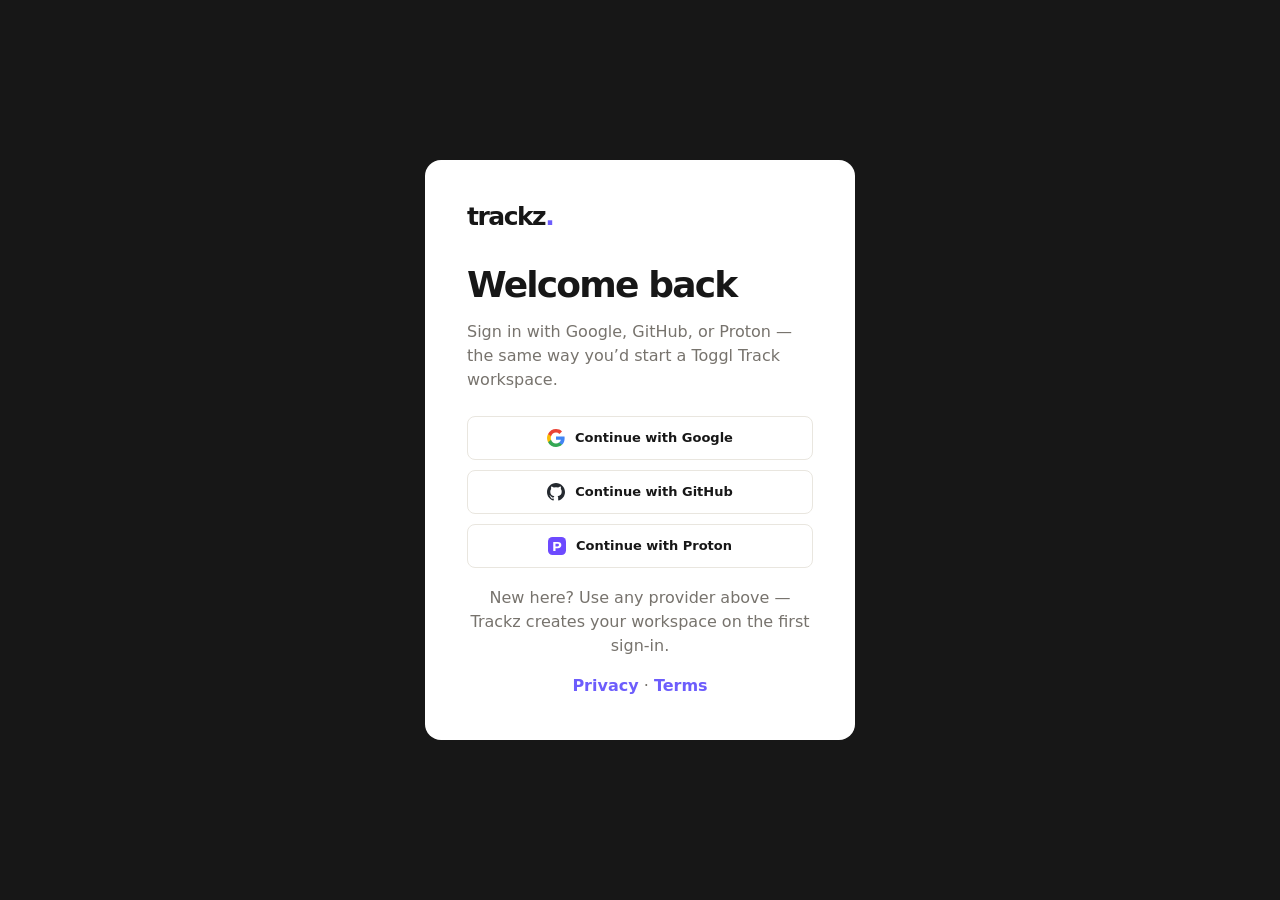
<file: docs/login.html>
<!doctype html>
<html>
<head>
  <meta charset="utf-8">
  <meta name="viewport" content="width=device-width,initial-scale=1">
  <title>Log in — Trackz</title>
  <link rel="stylesheet" href="css/trackz.css?v=10">
  <script>if (/\.github\.io$/i.test(location.hostname)) location.replace('index.html');</script>
</head>
<body class="auth">
  <div class="auth-card">
    <a class="brand" href="index.html">trackz<span>.</span></a>
    <h1>Welcome back</h1>
    <p>Sign in with Google, GitHub, or Proton — the same way you’d start a Toggl Track workspace.</p>
    <div class="oauth">
      <a class="oauth-btn" href="/auth/google">
        <svg viewBox="0 0 24 24" aria-hidden="true"><path fill="#4285F4" d="M23.5 12.3c0-.8-.1-1.6-.2-2.3H12v4.4h6.5c-.3 1.5-1.1 2.7-2.4 3.6v3h3.9c2.3-2.1 3.5-5.2 3.5-8.7z"/><path fill="#34A853" d="M12 24c3.2 0 5.9-1.1 7.9-2.9l-3.9-3c-1.1.7-2.4 1.2-4 1.2-3.1 0-5.7-2.1-6.6-4.9H1.4v3.1C3.4 21.4 7.4 24 12 24z"/><path fill="#FBBC05" d="M5.4 14.4A7.2 7.2 0 0 1 5 12c0-.8.1-1.6.4-2.4V6.5H1.4A12 12 0 0 0 0 12c0 1.9.5 3.8 1.4 5.5l4-3.1z"/><path fill="#EA4335" d="M12 4.8c1.8 0 3.3.6 4.6 1.8l3.4-3.4C17.9 1.1 15.2 0 12 0 7.4 0 3.4 2.6 1.4 6.5l4 3.1C6.3 6.8 8.9 4.8 12 4.8z"/></svg>
        Continue with Google
      </a>
      <a class="oauth-btn" href="/auth/github">
        <svg viewBox="0 0 24 24" aria-hidden="true"><path fill="#24292F" d="M12 0C5.4 0 0 5.4 0 12c0 5.3 3.4 9.8 8.2 11.4.6.1.8-.3.8-.6v-2c-3.3.7-4-1.6-4-1.6-.5-1.4-1.3-1.8-1.3-1.8-1.1-.7.1-.7.1-.7 1.2.1 1.8 1.2 1.8 1.2 1.1 1.8 2.8 1.3 3.5 1 .1-.8.4-1.3.8-1.6-2.7-.3-5.5-1.3-5.5-6 0-1.3.5-2.4 1.2-3.3-.1-.3-.5-1.5.1-3.2 0 0 1-.3 3.3 1.2a11.5 11.5 0 0 1 6 0c2.3-1.5 3.3-1.2 3.3-1.2.6 1.7.2 2.9.1 3.2.8.9 1.2 2 1.2 3.3 0 4.7-2.8 5.7-5.5 6 .4.4.8 1.1.8 2.2v3.3c0 .3.2.7.8.6C20.6 21.8 24 17.3 24 12 24 5.4 18.6 0 12 0z"/></svg>
        Continue with GitHub
      </a>
      <a class="oauth-btn" href="/auth/proton">
        <svg viewBox="0 0 24 24" aria-hidden="true"><rect width="24" height="24" rx="6" fill="#6d4aff"/><path fill="#fff" d="M7 6.5h6.2c2.8 0 4.6 1.7 4.6 4.2S16 15 13.2 15H10v3.5H7V6.5zm3 6h2.8c1.1 0 1.8-.7 1.8-1.8s-.7-1.8-1.8-1.8H10v3.6z"/></svg>
        Continue with Proton
      </a>
    </div>
    <div id="error" class="error" style="margin-top:18px"></div>
    <p class="switch">New here? Use any provider above — Trackz creates your workspace on the first sign-in.</p>
    <p class="switch"><a href="privacy.html">Privacy</a> · <a href="terms.html">Terms</a></p>
  </div>
  <script src="js/app.js?v=10"></script>
  <script src="js/auth.js?v=10"></script>
</body>
</html>
</file>
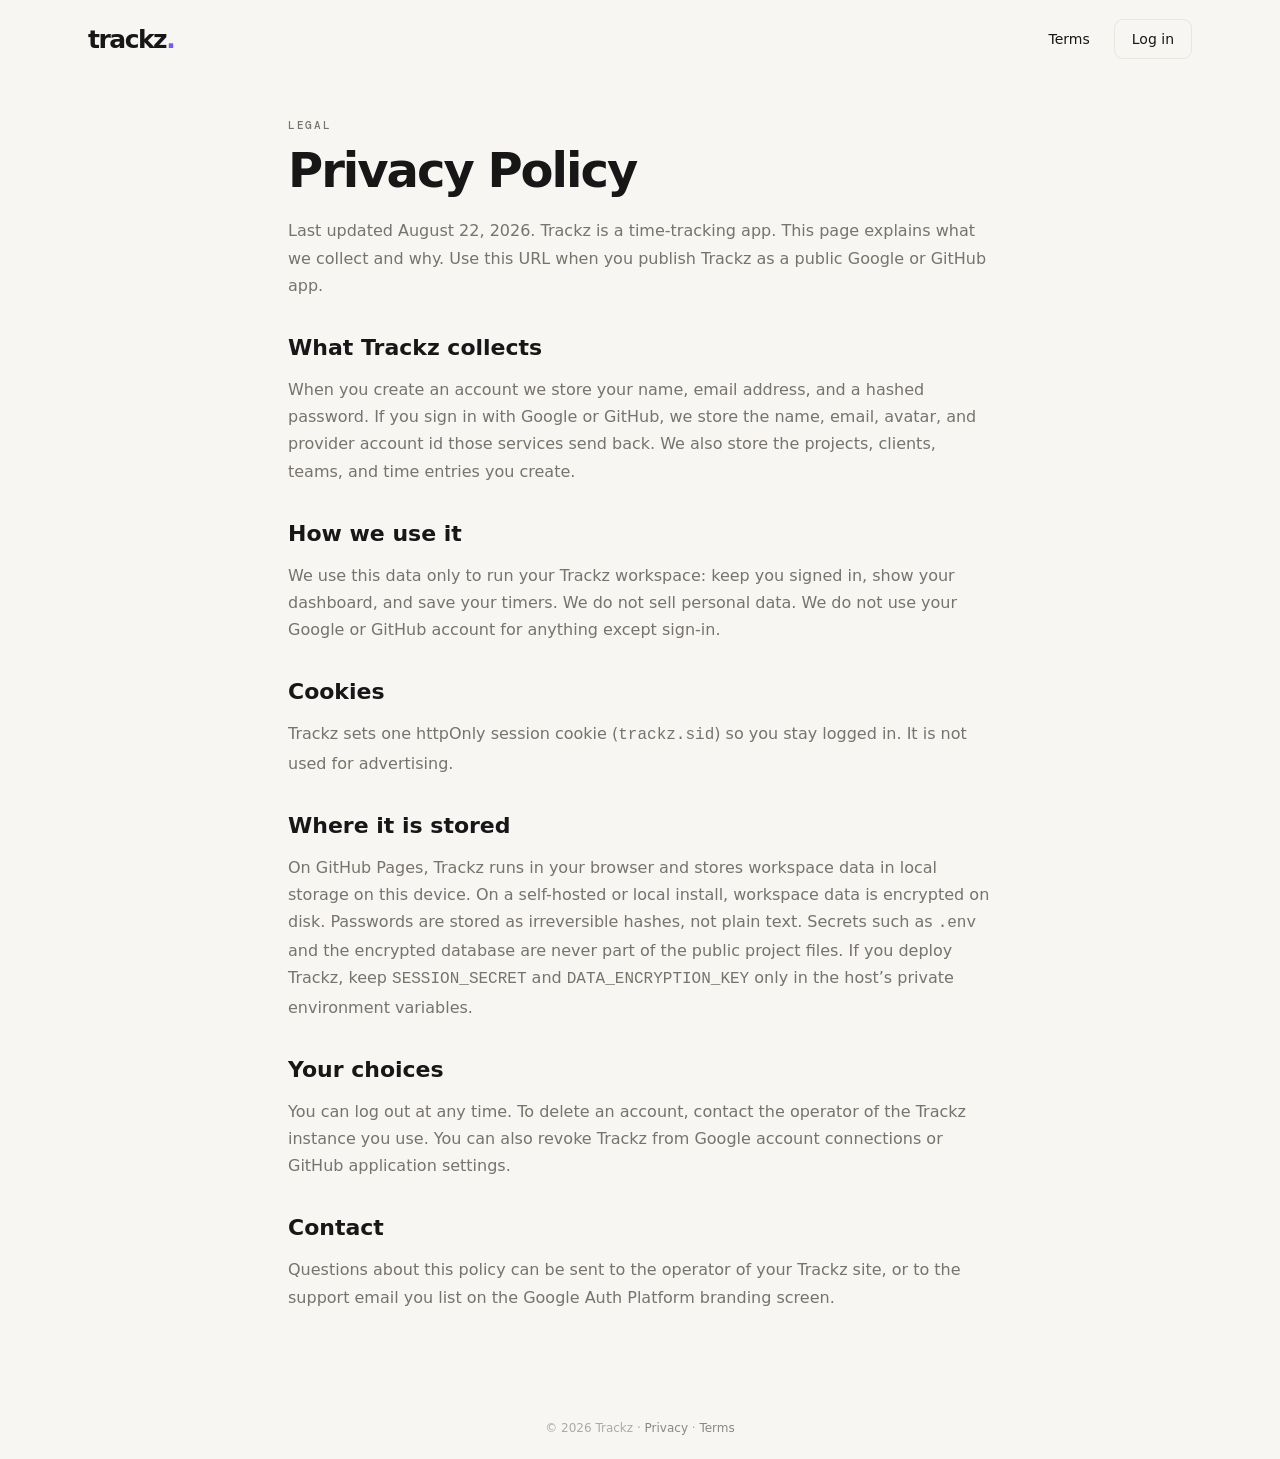
<file: docs/privacy.html>
<!doctype html>
<html>
<head>
  <meta charset="utf-8">
  <meta name="viewport" content="width=device-width,initial-scale=1">
  <title>Privacy Policy — Trackz</title>
  <link rel="stylesheet" href="css/trackz.css">
</head>
<body class="landing">
  <nav><a class="brand" href="index.html">trackz<span>.</span></a><div><a href="terms.html">Terms</a><a href="login.html" class="btn ghost">Log in</a></div></nav>
  <main class="legal">
    <div class="eyebrow">LEGAL</div>
    <h1>Privacy Policy</h1>
    <p>Last updated August 22, 2026. Trackz is a time-tracking app. This page explains what we collect and why. Use this URL when you publish Trackz as a public Google or GitHub app.</p>
    <h2>What Trackz collects</h2>
    <p>When you create an account we store your name, email address, and a hashed password. If you sign in with Google or GitHub, we store the name, email, avatar, and provider account id those services send back. We also store the projects, clients, teams, and time entries you create.</p>
    <h2>How we use it</h2>
    <p>We use this data only to run your Trackz workspace: keep you signed in, show your dashboard, and save your timers. We do not sell personal data. We do not use your Google or GitHub account for anything except sign-in.</p>
    <h2>Cookies</h2>
    <p>Trackz sets one httpOnly session cookie (<code>trackz.sid</code>) so you stay logged in. It is not used for advertising.</p>
    <h2>Where it is stored</h2>
    <p>On GitHub Pages, Trackz runs in your browser and stores workspace data in local storage on this device. On a self-hosted or local install, workspace data is encrypted on disk. Passwords are stored as irreversible hashes, not plain text. Secrets such as <code>.env</code> and the encrypted database are never part of the public project files. If you deploy Trackz, keep <code>SESSION_SECRET</code> and <code>DATA_ENCRYPTION_KEY</code> only in the host’s private environment variables.</p>
    <h2>Your choices</h2>
    <p>You can log out at any time. To delete an account, contact the operator of the Trackz instance you use. You can also revoke Trackz from <a href="https://myaccount.google.com/connections">Google account connections</a> or GitHub application settings.</p>
    <h2>Contact</h2>
    <p>Questions about this policy can be sent to the operator of your Trackz site, or to the support email you list on the Google Auth Platform branding screen.</p>
  </main>
  <footer>© 2026 Trackz · <a href="privacy.html">Privacy</a> · <a href="terms.html">Terms</a></footer>
</body>
</html>
</file>
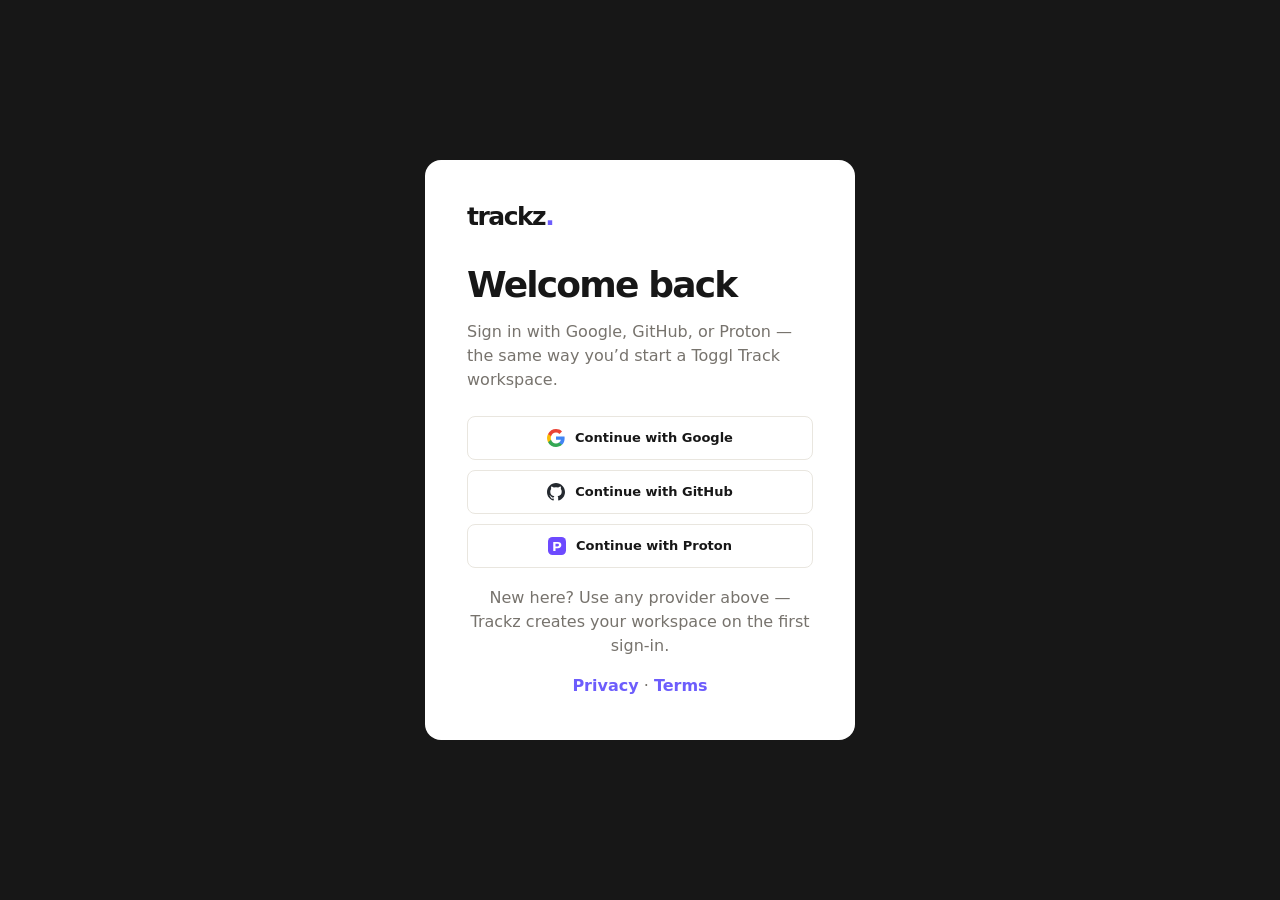
<file: docs/register.html>
<!doctype html>
<html>
<head>
  <meta charset="utf-8">
  <meta http-equiv="refresh" content="0;url=login.html">
  <title>Create account — Trackz</title>
  <link rel="stylesheet" href="css/trackz.css">
</head>
<body class="auth">
  <div class="auth-card">
    <p>Redirecting to sign in… <a href="login.html">Continue</a></p>
  </div>
</body>
</html>
</file>
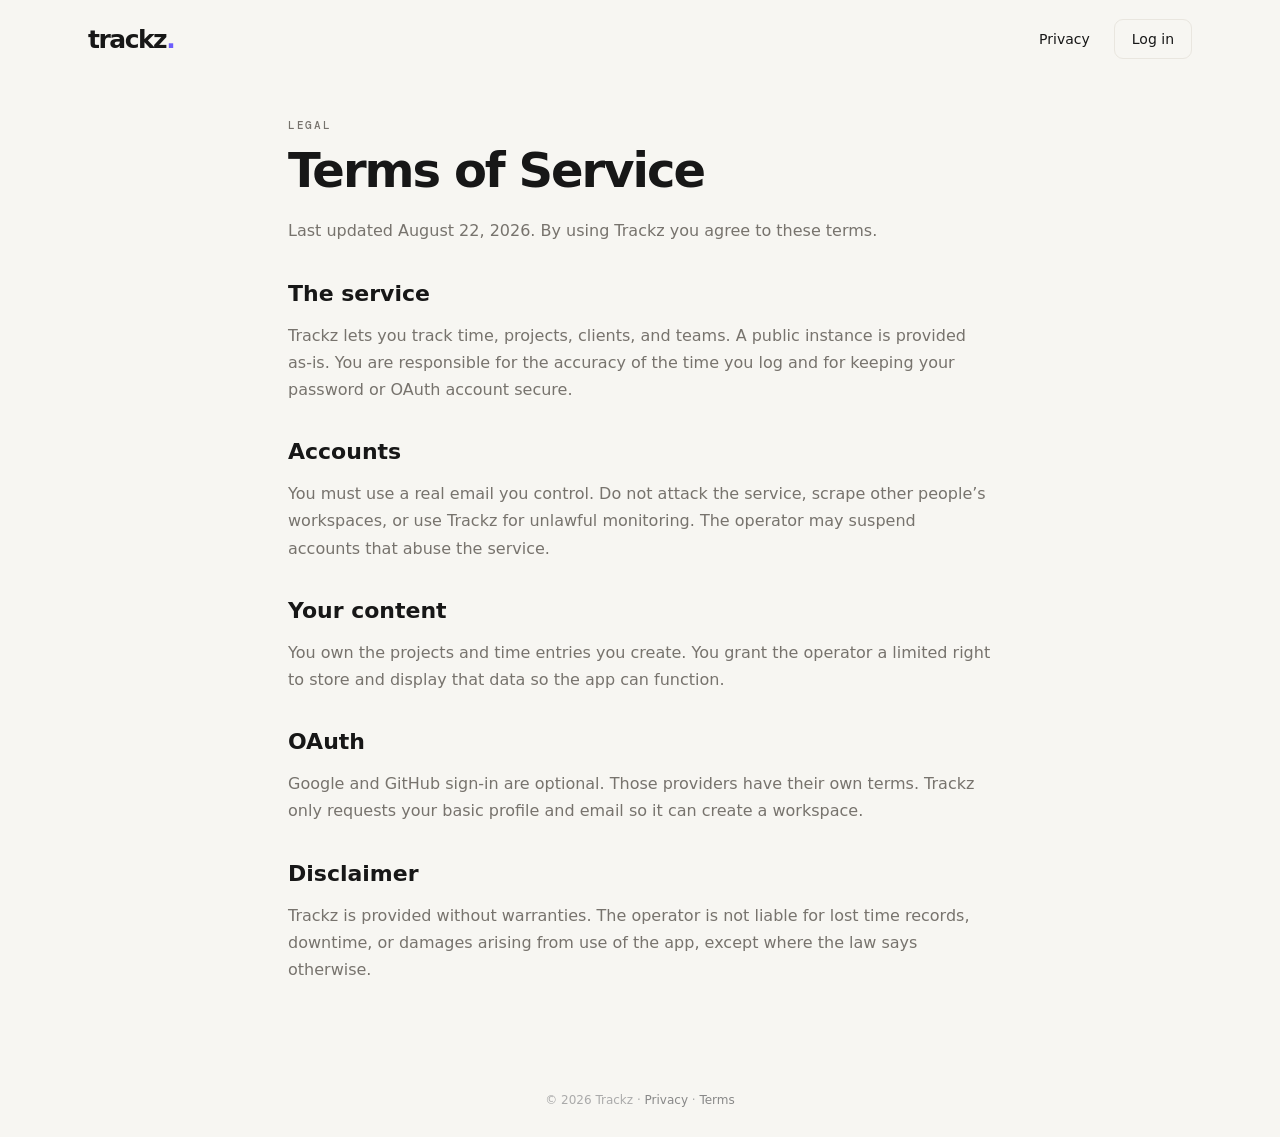
<file: docs/terms.html>
<!doctype html>
<html>
<head>
  <meta charset="utf-8">
  <meta name="viewport" content="width=device-width,initial-scale=1">
  <title>Terms of Service — Trackz</title>
  <link rel="stylesheet" href="css/trackz.css">
</head>
<body class="landing">
  <nav><a class="brand" href="index.html">trackz<span>.</span></a><div><a href="privacy.html">Privacy</a><a href="login.html" class="btn ghost">Log in</a></div></nav>
  <main class="legal">
    <div class="eyebrow">LEGAL</div>
    <h1>Terms of Service</h1>
    <p>Last updated August 22, 2026. By using Trackz you agree to these terms.</p>
    <h2>The service</h2>
    <p>Trackz lets you track time, projects, clients, and teams. A public instance is provided as-is. You are responsible for the accuracy of the time you log and for keeping your password or OAuth account secure.</p>
    <h2>Accounts</h2>
    <p>You must use a real email you control. Do not attack the service, scrape other people’s workspaces, or use Trackz for unlawful monitoring. The operator may suspend accounts that abuse the service.</p>
    <h2>Your content</h2>
    <p>You own the projects and time entries you create. You grant the operator a limited right to store and display that data so the app can function.</p>
    <h2>OAuth</h2>
    <p>Google and GitHub sign-in are optional. Those providers have their own terms. Trackz only requests your basic profile and email so it can create a workspace.</p>
    <h2>Disclaimer</h2>
    <p>Trackz is provided without warranties. The operator is not liable for lost time records, downtime, or damages arising from use of the app, except where the law says otherwise.</p>
  </main>
  <footer>© 2026 Trackz · <a href="privacy.html">Privacy</a> · <a href="terms.html">Terms</a></footer>
</body>
</html>
</file>
<file: docs/css/trackz.css>
@import url('https://fonts.googleapis.com/css2?family=DM+Mono:wght@400;500&family=DM+Sans:wght@400;500;600;700&display=swap');
:root{--ink:#171717;--muted:#77736d;--line:#e9e6df;--paper:#f7f6f2;--white:#fff;--accent:#6d5dfc;--green:#21a36a}*{box-sizing:border-box}html{-webkit-font-smoothing:antialiased;-moz-osx-font-smoothing:grayscale;text-rendering:optimizeLegibility}body{margin:0;color:var(--ink);background:var(--paper);font-family:'Segoe UI',system-ui,'DM Sans',sans-serif}a{text-decoration:none;color:inherit}.brand{font-weight:700;font-size:25px;letter-spacing:-1.5px}.brand span{color:var(--accent)}.btn{border:0;background:var(--ink);color:#fff;border-radius:9px;padding:11px 17px;font:600 14px inherit;cursor:pointer;display:inline-flex;align-items:center;justify-content:center}.btn:hover{transform:translateY(-1px)}.btn.big{padding:14px 22px}.btn.ghost{background:transparent;color:var(--ink);border:1px solid var(--line)}.landing nav{height:78px;display:flex;align-items:center;justify-content:space-between;max-width:1160px;margin:auto;padding:0 28px}.landing nav div{display:flex;align-items:center;gap:24px;font-size:14px}.hero{max-width:1080px;margin:70px auto 90px;padding:0 30px;position:relative}.eyebrow{font:500 11px 'DM Mono';letter-spacing:1.7px;color:var(--muted)}h1{font-size:64px;line-height:1.03;letter-spacing:-3px;margin:14px 0 22px}.hero h1 em{font-style:normal;color:var(--accent)}.hero p{max-width:560px;color:var(--muted);font-size:19px;line-height:1.6}.actions{display:flex;gap:24px;align-items:center;margin-top:30px}.textlink{font-size:14px;font-weight:600}.hero-card{position:absolute;right:30px;top:55px;background:#171717;color:#fff;width:350px;padding:26px;border-radius:16px;box-shadow:0 24px 60px #0002;transform:rotate(2deg)}.mini-top{display:flex;justify-content:space-between;color:#aaa}.mini-top span{color:#65d59c;font-size:12px}.timer-preview{font:500 44px 'DM Mono';margin:50px 0 35px}.fake-row{border-top:1px solid #333;padding-top:18px;display:flex;gap:12px;align-items:center}.fake-row i{width:8px;height:8px;border-radius:50%;background:var(--accent)}.fake-row small{margin-left:auto;color:#aaa}.features{max-width:1080px;margin:auto;padding:45px 30px 100px;display:grid;grid-template-columns:repeat(3,1fr);gap:45px;border-top:1px solid var(--line)}.features b{font:12px 'DM Mono';color:var(--accent)}.features h3{font-size:20px;margin:18px 0 8px}.features p{color:var(--muted);line-height:1.6}footer{padding:30px;text-align:center;color:#aaa;font-size:12px}footer a{color:#888}.legal{max-width:760px;margin:40px auto 80px;padding:0 28px}.legal h1{font-size:48px;letter-spacing:-2px}.legal h2{font-size:22px;margin:36px 0 10px}.legal p{color:var(--muted);line-height:1.7;font-size:16px}.auth{min-height:100vh;display:grid;place-items:center;background:#171717}.auth-card{background:#fff;width:min(430px,calc(100% - 32px));padding:42px;border-radius:16px}.auth-card h1{font-size:36px;letter-spacing:-1.8px;margin:35px 0 8px}.auth-card p{color:var(--muted);line-height:1.5}.auth-card form{display:grid;gap:16px}label{font-size:13px;font-weight:600;display:grid;gap:7px}input,select,textarea{width:100%;border:1px solid #ddd8cf;border-radius:8px;padding:12px 13px;background:#fff;font:14px inherit;color:var(--ink);outline:none}input:focus,textarea:focus,select:focus{border-color:var(--accent)}textarea{min-height:100px;resize:vertical}.oauth{display:grid;gap:10px;margin-top:24px}.oauth a,.oauth-btn{border:1px solid var(--line);padding:12px;border-radius:8px;text-align:center;font-size:13px;font-weight:600;display:flex;align-items:center;justify-content:center;gap:10px}.oauth-btn svg{width:18px;height:18px;flex-shrink:0}.oauth-btn:hover{background:#f7f6f2}.oauth-page{min-height:100vh;display:grid;place-items:center;background:#f2f2f2}.oauth-page.github{background:#0d1117;color:#e6edf3}.oauth-shell{background:#fff;width:min(430px,calc(100% - 32px));padding:40px;border-radius:16px;box-shadow:0 16px 40px #0001}.oauth-page.github .oauth-shell{background:#161b22;border:1px solid #30363d;box-shadow:none}.oauth-brand{width:48px;height:48px;display:grid;place-items:center;margin-bottom:8px}.oauth-brand svg{width:40px;height:40px}.oauth-page h1{font-size:28px;letter-spacing:-1px;margin:8px 0}.oauth-page p{color:var(--muted);margin:0 0 24px}.oauth-page.github p{color:#8b949e}.oauth-page form{display:grid;gap:14px}.oauth-page .btn.big{width:100%}.oauth-page.github .btn{background:#238636}.oauth-page.google .btn{background:#1a73e8}.oauth-back{display:inline-block;margin-top:22px;font-size:13px;font-weight:600;color:var(--accent)}.oauth-page.github .oauth-back{color:#58a6ff}.connect-card{width:min(560px,calc(100% - 32px))}.setup-steps{margin:22px 0 8px;padding-left:20px;color:var(--muted);line-height:1.55;font-size:14px}.setup-steps li{margin:0 0 14px}.setup-steps a{color:var(--accent);font-weight:600}.setup-steps code{font:12px 'DM Mono',monospace;background:#f0eee8;padding:2px 6px;border-radius:4px}.copy-row{display:flex;gap:8px;margin-top:8px}.copy-row input{font:12px 'DM Mono',monospace}.or{display:flex;align-items:center;gap:10px;color:#aaa;margin:22px 0}.or:before,.or:after{content:'';height:1px;background:var(--line);flex:1}.or span{font-size:11px}.switch{text-align:center;margin-bottom:0}.switch a{color:var(--accent);font-weight:600}.error{color:#c0392b;font-size:13px}.app{min-height:100vh;display:flex}.app aside{width:235px;background:#fff;border-right:1px solid var(--line);padding:27px 17px;display:flex;flex-direction:column}.side{margin-top:55px;display:grid;gap:6px}.side a{padding:11px 12px;border-radius:8px;color:#777;display:flex;gap:12px;font-size:14px}.side a.active,.side a:hover{background:#f0eee8;color:var(--ink)}.side-bottom{margin-top:auto}.content{flex:1;padding:40px 5vw;max-width:1400px}.top{display:flex;align-items:center;justify-content:space-between;margin-bottom:35px}.top h1{font-size:38px;letter-spacing:-2px;margin:8px 0}.user{font-size:13px;font-weight:600}.stats{display:grid;grid-template-columns:repeat(4,1fr);gap:14px;margin-bottom:25px}.stats>div,.panel{background:#fff;border:1px solid var(--line);border-radius:13px;padding:22px}.stats span,.stats small{display:block;color:var(--muted);font-size:12px}.stats strong{display:block;font:500 28px 'DM Mono';margin:14px 0 7px}.grid{display:grid;grid-template-columns:1.4fr 1fr;gap:18px}.panel-head{display:flex;justify-content:space-between;align-items:center}.panel-head h2{font-size:16px;margin:0}.panel-head a{font-size:12px;color:var(--accent);font-weight:600}.list{margin-top:18px}.list:empty:after{content:'No activity yet.';display:block;color:#aaa;padding:25px 0;text-align:center}.row{display:flex;align-items:center;padding:15px 0;border-bottom:1px solid var(--line);gap:12px}.row:last-child{border:0}.dot{width:9px;height:9px;border-radius:50%}.row main{flex:1}.row main b{font-size:13px}.row main small{display:block;color:#999;margin-top:4px}.row>time{font:12px 'DM Mono'}.timer-panel{background:#171717;color:#fff;border-radius:16px;padding:45px;text-align:center;margin-bottom:20px}.timer-input{max-width:500px;background:#292929;border-color:#444;color:#fff;text-align:center;font-size:16px}.timer-panel select{max-width:500px;background:#292929;border-color:#444;color:#fff;margin:12px}.timer-panel #clock{font:500 70px 'DM Mono';margin:45px 0}.timer-btn{background:#fff;color:#171717;min-width:160px}.project-grid{display:grid;grid-template-columns:repeat(3,1fr);gap:16px}.project-card{background:#fff;border:1px solid var(--line);border-radius:13px;padding:22px;min-height:180px}.project-card .swatch{width:12px;height:12px;border-radius:50%;display:inline-block;margin-right:8px}.project-card h3{margin:30px 0 5px}.project-card p{color:#888;font-size:13px}.modal{position:fixed;inset:0;background:#0008;display:grid;place-items:center;padding:20px;z-index:12}.modal.hidden{display:none}.modal-card{background:#fff;border-radius:15px;padding:30px;width:min(500px,100%);position:relative}.modal-card h2{margin-top:0}.modal-card form{display:grid;gap:15px}.close{position:absolute;right:15px;top:12px;border:0;background:none;font-size:25px;cursor:pointer}@media(max-width:900px){.hero-card{position:relative;right:auto;top:auto;margin:50px 0 0;width:100%}.features{grid-template-columns:1fr}.stats{grid-template-columns:1fr 1fr}.grid,.project-grid{grid-template-columns:1fr}.app aside{width:65px;padding:20px 8px}.side span,.side-bottom span{display:none}.side a{justify-content:center}.content{padding:28px 18px}.top h1{font-size:30px}h1{font-size:46px}.landing nav div a:not(.btn){display:none}}@media(max-width:520px){.stats{grid-template-columns:1fr}.auth-card{padding:28px}.timer-panel{padding:28px 12px}.timer-panel #clock{font-size:42px}.hero{margin-top:40px}}
.app .content{padding-top:24px;max-width:none;width:100%}
.top.slim{margin-bottom:18px}
.top.slim h1{font-size:28px;letter-spacing:-1px;margin:6px 0 0}
.hint{color:var(--muted);margin:-4px 0 18px;font-size:14px}
.trackbar{display:flex;align-items:center;gap:10px;background:#fff;border:1px solid var(--line);border-radius:14px;padding:8px 8px 8px 16px;margin-bottom:22px;box-shadow:0 10px 30px #0000000c;position:sticky;top:12px;z-index:5}
.trackbar.running{box-shadow:0 0 0 2px #21a36a33,0 10px 30px #0000000c}
.trackbar input{border:0;flex:1;padding:12px 0;font-size:16px;background:transparent}
.trackbar input:focus{border:0}
.trackbar time{font:500 16px 'DM Mono';min-width:88px;text-align:right;color:var(--muted)}
.trackbar.running time{color:var(--green)}
.play{width:48px;height:48px;border:0;border-radius:50%;background:var(--green);color:#fff;font-size:16px;cursor:pointer;flex-shrink:0}
.play.stop{background:#e45656}
.project-pick,.tag-pick{position:relative}
.project-btn{border:0;background:#f3f1eb;border-radius:8px;padding:10px 12px;font:600 13px inherit;cursor:pointer;display:flex;align-items:center;gap:8px;white-space:nowrap}
.project-menu{position:absolute;right:0;top:calc(100% + 8px);width:260px;background:#fff;border:1px solid var(--line);border-radius:12px;box-shadow:0 16px 40px #0002;padding:8px;z-index:8}
.project-menu.hidden{display:none}
.menu-item{width:100%;border:0;background:transparent;text-align:left;padding:9px 10px;border-radius:8px;display:flex;align-items:center;gap:8px;cursor:pointer;font:14px inherit}
.menu-item:hover{background:#f3f1eb}
.create-project{display:grid;gap:8px;padding:8px;border-top:1px solid var(--line);margin-top:6px}
.swatches{display:flex;gap:6px;flex-wrap:wrap}
.swatch-btn{width:18px;height:18px;border-radius:50%;border:2px solid transparent;padding:0;cursor:pointer}
.swatch-btn.on{border-color:#171717}
.day-group{background:#fff;border:1px solid var(--line);border-radius:14px;padding:8px 18px 4px;margin-bottom:14px}
.day-head{display:flex;justify-content:space-between;align-items:center;padding:12px 0 4px}
.day-head h2{font-size:15px;margin:0}
.day-head strong{font:500 13px 'DM Mono';color:var(--muted)}
.entry{display:flex;align-items:center;gap:12px;padding:12px 0;border-top:1px solid var(--line)}
.entry main{flex:1;min-width:0}
.entry main b{display:block;font-size:14px}
.entry main small{color:#999;font-size:12px}
.entry time{font:13px 'DM Mono'}
.entry.live{background:#f4fff8;margin:0 -18px;padding-left:18px;padding-right:18px}
.chip{display:inline-flex;align-items:center;gap:6px;background:#f3f1eb;border-radius:999px;padding:3px 8px;font-size:12px;font-weight:600;margin:6px 8px 4px 0}
.chip.muted{color:#999;font-weight:500}
.icon-btn{width:32px;height:32px;border:0;border-radius:8px;background:#f3f1eb;cursor:pointer}
.icon-btn:hover{background:#e8e4da}
.icon-btn.danger:hover{background:#fde8e8;color:#c0392b}
.quick-add{display:flex;gap:10px;align-items:center;flex-wrap:wrap;background:#fff;border:1px solid var(--line);border-radius:14px;padding:12px;margin-bottom:18px}
.quick-add input{flex:1;min-width:160px}
.project-top{display:flex;align-items:center;justify-content:space-between}
.project-meta{display:flex;justify-content:space-between;margin:18px 0 12px;font-size:13px;color:var(--muted)}
.project-meta strong{font:500 18px 'DM Mono';color:var(--ink)}
.project-actions{display:flex;gap:8px}
.project-actions .btn{flex:1}
.btn.danger{color:#c0392b}
.split{display:grid;grid-template-columns:1fr 1fr;gap:12px}
.week-nav{display:flex;gap:8px}
.cal{display:grid;grid-template-columns:56px repeat(7,1fr);gap:6px;min-height:620px}
.cal-hours{padding-top:52px}
.cal-hours div{height:44px;color:#aaa;font:11px 'DM Mono'}
.cal-day{background:#fff;border:1px solid var(--line);border-radius:12px;overflow:hidden}
.cal-day.today{border-color:#cfc8ff}
.cal-day header{display:flex;justify-content:space-between;align-items:center;padding:10px 10px 6px;font-size:12px;color:var(--muted)}
.cal-slots{position:relative;display:grid}
.cal-slot{height:44px;border:0;border-top:1px solid #f0eee8;background:transparent;cursor:pointer}
.cal-slot:hover{background:#f7f4ff}
.cal-block{position:absolute;left:6px;right:6px;border-radius:8px;color:#fff;padding:6px 8px;overflow:hidden;font-size:11px;text-align:left}
.cal-block.planned{outline:2px dashed #fff;outline-offset:-3px;opacity:.9}
.cal-block b{display:block;white-space:nowrap;overflow:hidden;text-overflow:ellipsis}
.cal-block button{position:absolute;top:2px;right:4px;border:0;background:transparent;color:#fff;cursor:pointer}
.bar{height:6px;background:#f0eee8;border-radius:99px;margin-top:8px;overflow:hidden}
.bar span{display:block;height:100%}
.panel.empty,.empty-copy{color:var(--muted);text-align:center;padding:28px 10px}
.features{grid-template-columns:repeat(4,1fr)}
@media(max-width:1100px){.cal{grid-template-columns:40px repeat(7,minmax(90px,1fr));overflow:auto}.features{grid-template-columns:1fr 1fr}.trackbar{flex-wrap:wrap}.trackbar input{min-width:200px}}
@media(max-width:900px){.features{grid-template-columns:1fr}.split,.quick-add{grid-template-columns:1fr}.quick-add{display:grid}}
.nav-label{margin:28px 12px 8px;font:600 10px 'DM Mono';letter-spacing:1.4px;color:#aaa;text-transform:uppercase}
.side.tight{margin-top:0}
.user-chip{font-size:13px;font-weight:600;padding:0 12px 10px}
.timer-page{background:#f3f1eb}
.timer-page .content,.workspace{flex:1;min-width:0;display:flex;flex-direction:column}
.workspace .trackbar{margin:0;border:0;border-bottom:1px solid var(--line);border-radius:0;position:sticky;top:0;box-shadow:0 8px 24px #0000000a}
.clock-input{width:92px;border:0;background:transparent;font:500 16px 'DM Mono';text-align:right;padding:0}
.trackbar.manual .clock-input{background:#f3f1eb;border-radius:8px;padding:8px}
.ghost-ico{border:0;background:transparent;width:36px;height:36px;border-radius:8px;color:#888;font:600 14px inherit;cursor:pointer}
.ghost-ico.on{color:var(--accent);background:#efeaff}
.mode-switch{display:flex;background:#f3f1eb;border-radius:8px;padding:3px}
.mode-switch button{border:0;background:transparent;width:32px;height:28px;border-radius:6px;cursor:pointer}
.mode-switch button.on{background:#fff;box-shadow:0 1px 4px #0001}
.workspace-body{display:flex;flex:1;min-height:0}
.workspace-main{flex:1;padding:18px 22px 48px;min-width:0}
.view-bar{display:flex;justify-content:space-between;align-items:center;gap:12px;margin-bottom:16px;flex-wrap:wrap}
.view-tabs{display:flex;background:#fff;border:1px solid var(--line);border-radius:10px;overflow:hidden}
.view-tabs button{border:0;background:transparent;padding:8px 14px;font:600 13px inherit;cursor:pointer;color:var(--muted)}
.view-tabs button.on{background:#171717;color:#fff}
.range-nav{display:flex;align-items:center;gap:8px}
.range-nav strong{font-size:14px;min-width:120px;text-align:center}
.insights{width:260px;background:#fff;border-left:1px solid var(--line);padding:18px 16px;flex-shrink:0}
.insights.hidden{display:none}
.insight-head{display:flex;justify-content:space-between;align-items:center;margin-bottom:12px}
.insight-head h2,.insights h3{font-size:13px;margin:18px 0 10px}
.stat-card{display:block;background:#f7f6f2;border-radius:12px;padding:14px;margin-bottom:10px}
.stat-card span,.stat-card small{display:block;color:var(--muted);font-size:12px}
.stat-card strong{display:block;font:500 22px 'DM Mono';margin:8px 0 4px}
.fav-list{display:grid;gap:8px}
.fav{border:1px solid var(--line);background:#fff;border-radius:10px;padding:8px 10px;text-align:left;cursor:pointer;display:flex;gap:8px;align-items:center}
.goal{display:grid;grid-template-columns:72px auto;gap:8px 10px;align-items:center}
.goal .bar{grid-column:1/-1}
.toggl-day{padding:0;overflow:hidden}
.toggl-day .day-head{padding:14px 18px 10px;border-bottom:0;align-items:flex-start}
.toggl-day .day-head small{display:block;color:var(--muted);font-weight:500;margin-top:2px}
.toggl-day .day-seg{margin:0 18px 12px}
.te{display:flex;align-items:center;gap:10px;padding:10px 16px;border-bottom:1px solid var(--line);background:#fff}
.te:hover{background:#fbfaf7}
.te.live{background:#f4fff8}
.te-desc{border:0;background:transparent;flex:1;min-width:140px;padding:6px 0;font:14px inherit}
.te-tags{display:flex;gap:4px;flex-wrap:wrap}
.tag{background:#efeaff;color:var(--accent);border-radius:999px;padding:2px 7px;font-size:11px;font-weight:600}
.te-range{color:#999;font:12px 'DM Mono';white-space:normal;text-align:right;line-height:1.35;max-width:240px}
.te.group{flex-wrap:wrap}
.te.group .count{background:#171717;color:#fff;border-radius:999px;min-width:22px;height:22px;display:grid;place-items:center;font-size:11px}
.group-kids{width:100%;display:none}
.te.group:hover .group-kids,.te.group:focus-within .group-kids{display:block}
.empty-timer{text-align:center;padding:80px 20px;color:var(--muted)}
.empty-timer h2{font-size:28px;letter-spacing:-1px;margin:0 0 8px;color:var(--ink)}
.sheet{overflow:auto;background:#fff;border:1px solid var(--line);border-radius:12px}
.sheet table{width:100%;border-collapse:collapse;font-size:13px}
.sheet th,.sheet td{padding:10px;border-bottom:1px solid var(--line);text-align:center}
.sheet th:first-child,.sheet td:first-child{text-align:left}
.menu-item small{display:block;color:#999;font-size:11px;margin-left:17px}
@media(max-width:980px){.insights{display:none}}
.desc-wrap{position:relative;flex:1;min-width:160px}
.desc-wrap input{width:100%}
.suggest{position:absolute;left:0;right:0;top:100%;background:#fff;border:1px solid var(--line);border-radius:10px;box-shadow:0 12px 30px #0002;z-index:9;padding:6px}
.suggest button{display:block;width:100%;border:0;background:transparent;text-align:left;padding:8px 10px;border-radius:8px;cursor:pointer}
.suggest button:hover{background:#f3f1eb}
.check{display:flex;align-items:center;gap:8px;font-weight:600}
.check input{width:auto}
.te .pick{width:auto}
.chip-btn{border:0;background:transparent;padding:0;cursor:pointer}
.te-dur{width:78px;border:0;background:transparent;font:13px 'DM Mono';text-align:right}
.te-range{border:0;background:transparent;color:#999;font:12px 'DM Mono';cursor:pointer}
.more{position:relative}
.more-menu{position:absolute;right:0;top:32px;background:#fff;border:1px solid var(--line);border-radius:10px;box-shadow:0 12px 30px #0002;min-width:170px;z-index:8;padding:6px}
.more-menu button{display:block;width:100%;border:0;background:transparent;text-align:left;padding:8px 10px;cursor:pointer;border-radius:8px}
.more-menu button:hover{background:#f3f1eb}
.te.group.open .group-kids{display:block}
.bulk-bar{display:flex;gap:10px;align-items:center;background:#171717;color:#fff;border-radius:10px;padding:10px 14px;margin-bottom:12px}
.bulk-bar button{border:0;background:#fff;color:#171717;border-radius:8px;padding:6px 10px;cursor:pointer;font:600 12px inherit}
.bulk-bar .danger{background:#e45656;color:#fff}
.editor-actions{display:flex;flex-wrap:wrap;gap:8px}
.time-edit{display:grid;gap:12px}
.time-edit input[name="duration"]{font:600 22px 'Segoe UI',system-ui,sans-serif;letter-spacing:.3px}
.time-edit input[name="startTime"],.time-edit input[name="endTime"]{font:600 16px 'Segoe UI',system-ui,sans-serif}
.time-hint{margin:0;color:#7a7380}
.modal.popover{background:#2a24304d;place-items:center;padding:max(16px,env(safe-area-inset-top)) max(16px,env(safe-area-inset-right)) max(16px,env(safe-area-inset-bottom)) max(16px,env(safe-area-inset-left))}
.modal.popover .modal-card{position:relative;left:auto;top:auto;margin:0;width:min(420px,calc(100vw - 32px));max-height:min(720px,calc(100dvh - 32px));overflow:auto;box-shadow:0 24px 60px #2a24303d}
.modal.popover .modal-card.moved{position:fixed}
.drag-bar{cursor:move;user-select:none;padding-right:40px}
.cal-block{cursor:grab}
.cal-block.dragging{cursor:grabbing;z-index:8;opacity:.95}
.resize-top{top:0;bottom:auto}
.keys{padding-left:0;list-style:none}
.keys li{display:flex;gap:10px;align-items:center;margin:10px 0}
kbd{background:#f3f1eb;border:1px solid var(--line);border-radius:6px;padding:2px 7px;font:12px 'DM Mono'}
#toast{position:fixed;right:20px;bottom:20px;background:#171717;color:#fff;padding:12px 16px;border-radius:12px;display:none;gap:12px;align-items:center;z-index:20}
#toast.show{display:flex}
#toast button{border:0;background:#fff;color:#171717;border-radius:8px;padding:6px 10px;cursor:pointer;font:600 12px inherit}
.focus{position:fixed;inset:0;background:#171717ee;color:#fff;display:grid;place-items:center;z-index:30;text-align:center}
.focus.hidden{display:none}
.focus .close{position:absolute;right:24px;top:18px;color:#fff}
#focusClock{font:500 72px 'DM Mono';margin:10px 0 24px}
.cal-slot.half{height:22px}
.cal-block .resize{position:absolute;left:0;right:0;bottom:0;height:8px;cursor:ns-resize}
.cal-daytotals{display:grid;grid-template-columns:56px repeat(7,1fr);gap:6px;margin-bottom:8px;font:12px 'DM Mono';color:var(--muted);text-align:center}
.cal-daytotals::before{content:''}
.sheet-cell{width:100%;border:0;background:transparent;text-align:center;font:13px 'DM Mono'}
.sheet .totals{font-weight:700;background:#f7f6f2}
.muted{color:#bbb}
[hidden],.hidden,.modal[hidden],.bulk-bar[hidden]{display:none!important}
.app{--ink:#2a2430;--muted:#7a7380;--line:#e7e1ea;--paper:#f6f3f8;--white:#fff;--accent:#c45db8;--green:#2f9e6d;background:#f6f3f8;color:#2a2430}
.app aside{background:#fff;border-right:1px solid #ece6ef;color:#5c5563}
.app .side a{color:#7a7380}
.app .side a.active,.app .side a:hover{background:#f4eef6;color:#2a2430;box-shadow:inset 3px 0 0 #c45db8}
.app .brand{color:#2a2430}
.app .btn{background:#c45db8;color:#fff}
.app .btn.ghost{background:transparent;color:#2a2430;border-color:#e7e1ea}
.app input,.app select,.app textarea{background:#fff;border-color:#e7e1ea;color:#2a2430}
.timer-page{background:#f6f3f8}
.workspace .trackbar{background:#fff;border-bottom:1px solid #ece6ef;box-shadow:0 10px 30px #2a243008}
.trackbar input,.clock-input{color:#2a2430}
.play{background:#c45db8;color:#fff}
.play.stop{background:#e05656}
.project-btn,.mode-switch{background:#f4eef6;color:#2a2430}
.mode-switch button.on{background:#fff;color:#2a2430}
.ghost-ico{color:#8a8290}
.ghost-ico.on{color:#c45db8;background:#f4eef6}
.workspace-main{padding:16px 20px 40px}
.view-bar{margin-bottom:12px}
.week-pill{display:inline-flex;flex-direction:column;align-items:flex-start;gap:2px;border:0;background:#fff;color:#2a2430;border-radius:10px;padding:8px 12px;font:600 13px inherit;cursor:pointer;border:1px solid #ece6ef;line-height:1.15}
.week-pill small{display:block;font:500 11px 'Segoe UI',system-ui,sans-serif;color:#7a7380}
.week-total{color:#7a7380;font-size:12px;letter-spacing:.4px;text-transform:uppercase}
.week-total strong{display:inline-block;margin-left:6px;color:#2a2430;font:500 14px 'DM Mono';text-transform:none}
.week-stamp{background:#fff;border:1px solid #ece6ef;border-radius:14px;padding:14px 16px;margin:0 0 14px}
.week-stamp-head{display:flex;justify-content:space-between;align-items:baseline;gap:16px;margin-bottom:10px}
.week-stamp-head span{font:600 11px 'Segoe UI',system-ui,sans-serif;letter-spacing:.7px;text-transform:uppercase;color:#7a7380}
.week-stamp-head strong{font:500 32px 'DM Mono',monospace;letter-spacing:-.4px;color:#2a2430;line-height:1}
.seg-bar{display:flex;height:10px;border-radius:99px;overflow:hidden;background:#f0ebf2}
.seg-bar i{display:block;height:100%;min-width:2px}
.seg-bar.mini{height:5px;margin-top:6px}
.seg-bar .empty{width:100%;background:#efe8f2}
.seg-legend{display:flex;flex-wrap:wrap;gap:8px 18px;margin-top:10px;font:13px 'Segoe UI',system-ui,sans-serif;color:#5c5563}
.seg-legend:empty,.seg-legend[hidden]{display:none}
.seg-legend span{display:inline-flex;align-items:center;gap:6px}
.seg-legend .dot{width:8px;height:8px;border-radius:50%;flex-shrink:0}
.seg-legend b{font:500 12px 'DM Mono',monospace;color:#2a2430}
.view-tabs{background:#fff;border:1px solid #ece6ef}
.view-tabs button{color:#7a7380}
.view-tabs button.on{background:#c45db8;color:#fff}
.insights{background:#fff;border-left:1px solid #ece6ef}
.stat-card,.fav,.day-group,.te,.sheet,.project-menu,.more-menu,.suggest,.modal-card{background:#fff;border-color:#ece6ef;color:#2a2430}
.te:hover{background:#fbf8fc}
.graph{display:grid;grid-template-columns:58px repeat(7,minmax(0,1fr));background:#fff;border:1px solid #ece6ef;border-radius:16px;overflow:hidden;min-height:calc(var(--hours,15) * var(--row,48px) + 96px);box-shadow:0 16px 40px #2a24300a}
.graph-corner{border-bottom:1px solid #f0ebf2;border-right:1px solid #f0ebf2}
.graph-dayhead{padding:10px 6px 8px;border-bottom:1px solid #f0ebf2;border-right:1px solid #f0ebf2;text-align:center;min-height:88px}
.graph-dayhead b{display:block;font-size:13px;letter-spacing:.4px}
.graph-dayhead em{display:block;margin-top:2px;color:#7a7380;font:500 11px 'Segoe UI',system-ui,sans-serif;font-style:normal}
.graph-dayhead span{display:block;margin-top:4px;color:#7a7380;font:12px 'DM Mono'}
.graph-dayhead.today{color:#c45db8}
.graph-dayhead.today em,.graph-dayhead.today span{color:#c45db8}
.sheet-date{display:block;font:11px 'Segoe UI',system-ui,sans-serif;font-weight:500;color:#7a7380;margin-top:2px}
.graph-hours{border-right:1px solid #f0ebf2}
.graph-hours div{height:var(--row,48px);color:#b3aab8;font:11px 'DM Mono';padding:4px 6px 0 0;text-align:right}
.graph-col{position:relative;border-right:1px solid #f0ebf2;min-height:calc(var(--hours,15) * var(--row,48px));background-image:linear-gradient(#e4dce8 1px,transparent 1px);background-size:100% var(--row,48px)}
.cal-hint{margin:0 0 12px;color:#7a7380;font-size:13px}
.cal-block.live{box-shadow:0 0 0 2px #fff,0 8px 16px #c45db833;border-left-width:5px}
.graph-col.today{background-color:#c45db80a}
.cal-slots{position:absolute;inset:0;display:grid}
.now-line{position:absolute;left:0;right:0;height:0;border-top:2px solid #c45db8;z-index:3;pointer-events:none}
.now-line i{position:absolute;left:-5px;top:-5px;width:10px;height:10px;border-radius:50%;background:#c45db8}
.cal-block{position:absolute;left:6px;right:auto;border-radius:8px;color:#2a2430;padding:8px 10px 10px 12px;overflow:hidden;font:600 13px/1.3 'Segoe UI',system-ui,sans-serif;z-index:2;box-shadow:0 1px 2px #2a243014;display:flex;flex-direction:column;gap:3px;cursor:grab;box-sizing:border-box;border-left:4px solid var(--proj,#c45db8);transform:none;filter:none;-webkit-font-smoothing:antialiased}
.cal-block b,.cal-block small{display:block;white-space:nowrap;overflow:hidden;text-overflow:ellipsis;line-height:1.3;pointer-events:none;color:#2a2430}
.cal-block small{font:500 12px/1.3 'Segoe UI',system-ui,sans-serif;color:#5c5563}
.cal-tools{position:absolute;top:4px;right:4px;display:none;gap:4px;z-index:4}
.cal-block:hover{z-index:6;overflow:visible}
.cal-block:hover .cal-tools{display:flex}
.cal-tools button{position:static;width:22px;height:22px;border:0;border-radius:6px;background:#2a2430;color:#fff;cursor:pointer;font-size:11px;line-height:22px;padding:0}
.bulk-bar{background:#2a2430}
.empty-timer h2{color:#2a2430}
.nav-label{color:#b3aab8}
.project-strip{display:flex;gap:12px;flex-wrap:wrap;align-items:flex-start;margin:0 0 14px}
.proj-family{display:flex;flex-direction:column;gap:6px}
.proj-kids{display:flex;flex-wrap:wrap;gap:6px;padding-left:14px}
.proj-chip{border:1px solid #ece6ef;background:#fff;border-radius:999px;padding:8px 12px;display:inline-flex;align-items:center;gap:8px;cursor:pointer;font:600 13px 'Segoe UI',system-ui,sans-serif}
.proj-chip.sub{border-radius:10px;background:#fbf8fc;font-weight:600}
.proj-chip span{color:#7a7380;font:12px 'Segoe UI',system-ui,sans-serif}
.proj-chip.add{color:#c45db8}
.proj-chip.on{border-color:#c45db8;background:#f8eef6}
.sub-add{display:flex;gap:6px;align-items:center}
.sub-add input{border:1px dashed #e0d6e4;border-radius:10px;padding:7px 10px;font:13px 'Segoe UI',system-ui,sans-serif;background:#fff;min-width:140px}
.menu-item.sub{padding-left:28px}
.sub-list{display:grid;gap:8px;margin:14px 0}
.sub-row{display:flex;align-items:center;gap:8px;padding:8px 10px;border:1px solid #ece6ef;border-radius:10px;background:#fbf8fc}
.sub-row b{flex:1}
.sub-row time{color:#7a7380;font:12px 'Segoe UI',system-ui,sans-serif}
</file>
